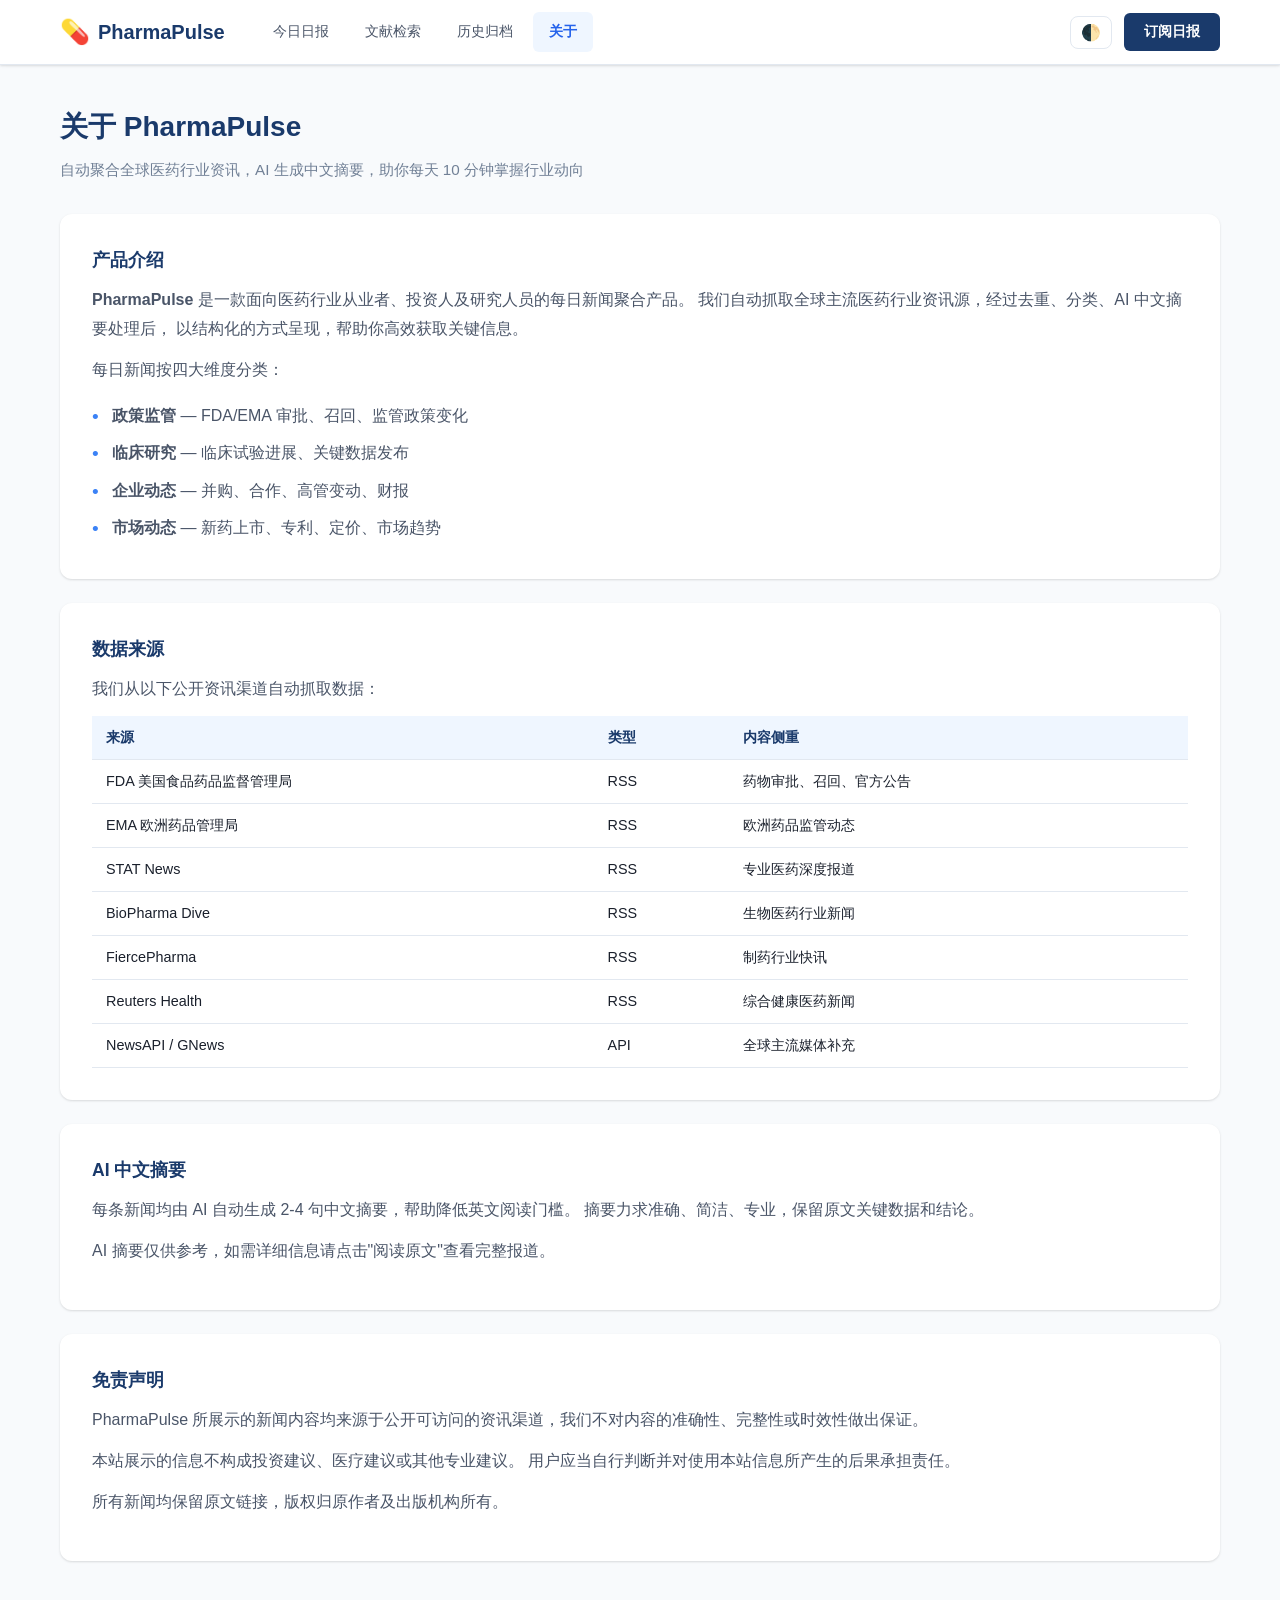
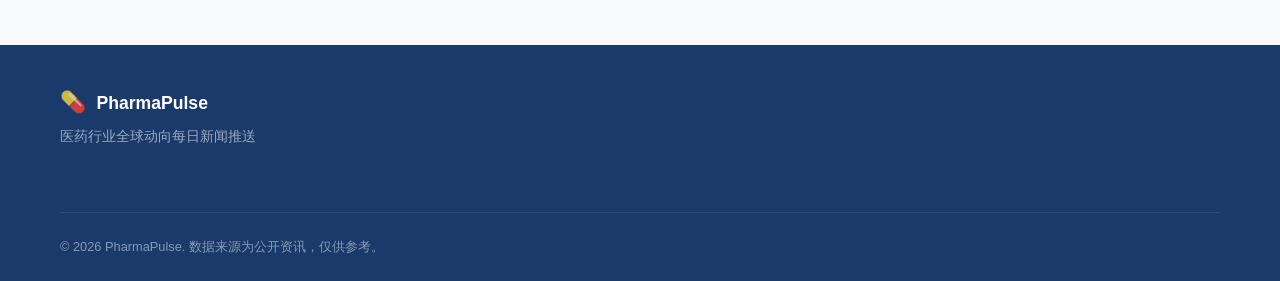
<file: web/about.html>
<!DOCTYPE html>
<html lang="zh-CN">
<head>
  <meta charset="UTF-8">
  <meta name="viewport" content="width=device-width, initial-scale=1.0">
  <title>关于 - PharmaPulse</title>
  <link rel="stylesheet" href="css/style.css">
</head>
<body>

  <header class="header">
    <div class="container header-inner">
      <a href="index.html" class="logo">
        <span class="logo-icon">&#x1F48A;</span>
        <span class="logo-text">PharmaPulse</span>
      </a>
      <nav class="nav">
        <a href="/web/index.html" class="nav-link">今日日报</a>
        <a href="/web/literature.html" class="nav-link">文献检索</a>
        <a href="/web/archive.html" class="nav-link">历史归档</a>
        <a href="/web/about.html" class="nav-link active">关于</a>
      </nav>
      <div class="header-actions">
        <button class="btn-theme-toggle" id="themeToggle" title="切换暗色/亮色模式" aria-label="切换主题">🌓</button>
        <a href="/web/subscribe.html" class="btn btn-subscribe">订阅日报</a>
      </div>
      <button class="mobile-menu-btn" id="mobileMenuBtn" aria-label="菜单">
        <span></span><span></span><span></span>
      </button>
    </div>
    <div class="mobile-menu" id="mobileMenu">
      <a href="/web/index.html" class="nav-link">今日日报</a>
      <a href="/web/literature.html" class="nav-link">文献检索</a>
      <a href="/web/archive.html" class="nav-link">历史归档</a>
      <a href="/web/about.html" class="nav-link active">关于</a>
      <a href="/web/subscribe.html" class="nav-link">订阅日报</a>
    </div>
  </header>

  <main class="main">
    <div class="container">
      <section class="page-section">
        <h1 class="page-title">关于 PharmaPulse</h1>
        <p class="page-subtitle">自动聚合全球医药行业资讯，AI 生成中文摘要，助你每天 10 分钟掌握行业动向</p>

        <div class="content-card">
          <h3>产品介绍</h3>
          <p>
            <strong>PharmaPulse</strong> 是一款面向医药行业从业者、投资人及研究人员的每日新闻聚合产品。
            我们自动抓取全球主流医药行业资讯源，经过去重、分类、AI 中文摘要处理后，
            以结构化的方式呈现，帮助你高效获取关键信息。
          </p>
          <p>每日新闻按四大维度分类：</p>
          <ul>
            <li><strong>政策监管</strong> — FDA/EMA 审批、召回、监管政策变化</li>
            <li><strong>临床研究</strong> — 临床试验进展、关键数据发布</li>
            <li><strong>企业动态</strong> — 并购、合作、高管变动、财报</li>
            <li><strong>市场动态</strong> — 新药上市、专利、定价、市场趋势</li>
          </ul>
        </div>

        <div class="content-card">
          <h3>数据来源</h3>
          <p>我们从以下公开资讯渠道自动抓取数据：</p>
          <table class="source-table">
            <thead>
              <tr>
                <th>来源</th>
                <th>类型</th>
                <th>内容侧重</th>
              </tr>
            </thead>
            <tbody>
              <tr><td>FDA 美国食品药品监督管理局</td><td>RSS</td><td>药物审批、召回、官方公告</td></tr>
              <tr><td>EMA 欧洲药品管理局</td><td>RSS</td><td>欧洲药品监管动态</td></tr>
              <tr><td>STAT News</td><td>RSS</td><td>专业医药深度报道</td></tr>
              <tr><td>BioPharma Dive</td><td>RSS</td><td>生物医药行业新闻</td></tr>
              <tr><td>FiercePharma</td><td>RSS</td><td>制药行业快讯</td></tr>
              <tr><td>Reuters Health</td><td>RSS</td><td>综合健康医药新闻</td></tr>
              <tr><td>NewsAPI / GNews</td><td>API</td><td>全球主流媒体补充</td></tr>
            </tbody>
          </table>
        </div>

        <div class="content-card">
          <h3>AI 中文摘要</h3>
          <p>
            每条新闻均由 AI 自动生成 2-4 句中文摘要，帮助降低英文阅读门槛。
            摘要力求准确、简洁、专业，保留原文关键数据和结论。
          </p>
          <p>
            AI 摘要仅供参考，如需详细信息请点击"阅读原文"查看完整报道。
          </p>
        </div>

        <div class="content-card">
          <h3>免责声明</h3>
          <p>
            PharmaPulse 所展示的新闻内容均来源于公开可访问的资讯渠道，我们不对内容的准确性、完整性或时效性做出保证。
          </p>
          <p>
            本站展示的信息不构成投资建议、医疗建议或其他专业建议。
            用户应当自行判断并对使用本站信息所产生的后果承担责任。
          </p>
          <p>
            所有新闻均保留原文链接，版权归原作者及出版机构所有。
          </p>
        </div>

      </section>
    </div>
  </main>

  <footer class="footer">
    <div class="container footer-inner">
      <div class="footer-brand">
        <span class="logo-icon">&#x1F48A;</span>
        <span class="footer-name">PharmaPulse</span>
        <p class="footer-desc">医药行业全球动向每日新闻推送</p>
      </div>
      <div class="footer-bottom">
        <p>&copy; 2026 PharmaPulse. 数据来源为公开资讯，仅供参考。</p>
      </div>
    </div>
  </footer>

  <script>
    var btn = document.getElementById("mobileMenuBtn");
    var menu = document.getElementById("mobileMenu");
    if (btn) btn.addEventListener("click", function () { menu.classList.toggle("show"); });
    // 暗色模式
    (function(){var t=localStorage.getItem('pp-theme')||'light';document.documentElement.setAttribute('data-theme',t);var tb=document.getElementById('themeToggle');if(tb){tb.textContent=t==='dark'?'☀️':'🌓';tb.addEventListener('click',function(){var c=document.documentElement.getAttribute('data-theme')||'light';var n=c==='dark'?'light':'dark';document.documentElement.setAttribute('data-theme',n);localStorage.setItem('pp-theme',n);tb.textContent=n==='dark'?'☀️':'🌓';});}})();
  </script>
</body>
</html>
</file>
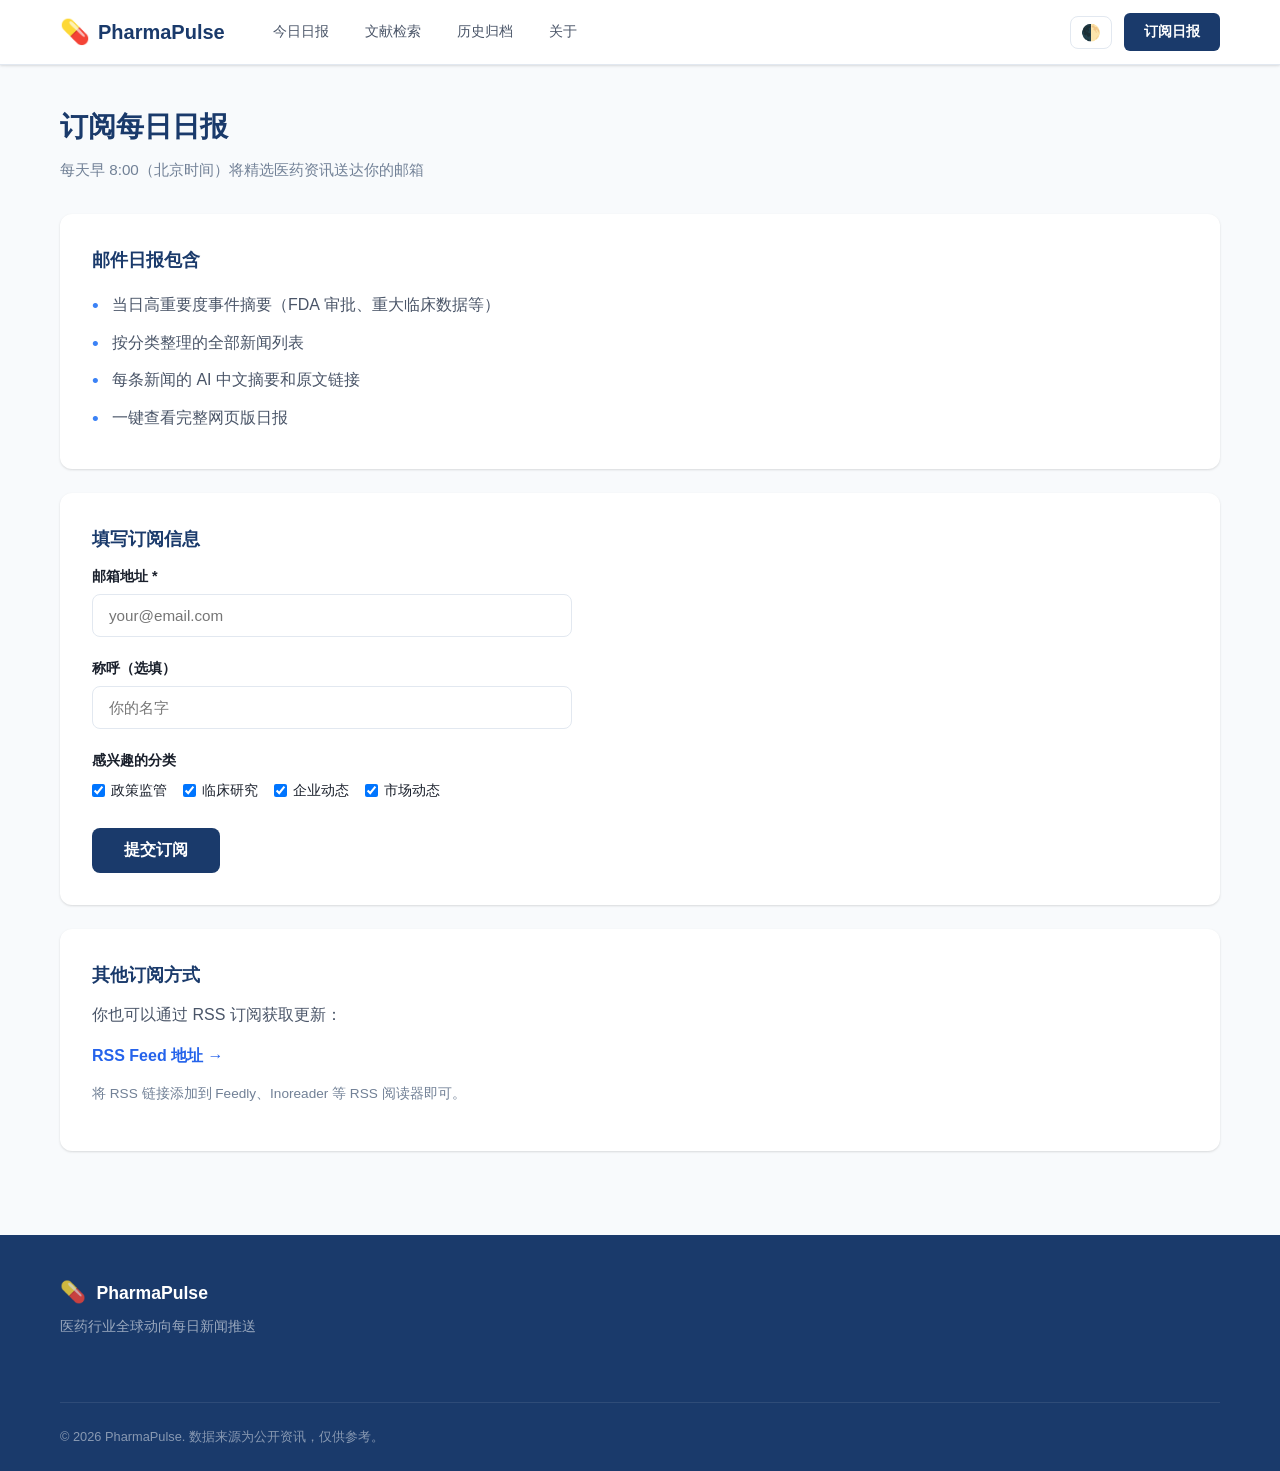
<file: web/subscribe.html>
<!DOCTYPE html>
<html lang="zh-CN">
<head>
  <meta charset="UTF-8">
  <meta name="viewport" content="width=device-width, initial-scale=1.0">
  <title>订阅日报 - PharmaPulse</title>
  <link rel="stylesheet" href="css/style.css">
</head>
<body>

  <header class="header">
    <div class="container header-inner">
      <a href="index.html" class="logo">
        <span class="logo-icon">&#x1F48A;</span>
        <span class="logo-text">PharmaPulse</span>
      </a>
      <nav class="nav">
        <a href="/web/index.html" class="nav-link">今日日报</a>
        <a href="/web/literature.html" class="nav-link">文献检索</a>
        <a href="/web/archive.html" class="nav-link">历史归档</a>
        <a href="/web/about.html" class="nav-link">关于</a>
      </nav>
      <div class="header-actions">
        <button class="btn-theme-toggle" id="themeToggle" title="切换暗色/亮色模式" aria-label="切换主题">🌓</button>
        <a href="/web/subscribe.html" class="btn btn-subscribe">订阅日报</a>
      </div>
      <button class="mobile-menu-btn" id="mobileMenuBtn" aria-label="菜单">
        <span></span><span></span><span></span>
      </button>
    </div>
    <div class="mobile-menu" id="mobileMenu">
      <a href="/web/index.html" class="nav-link">今日日报</a>
      <a href="/web/literature.html" class="nav-link">文献检索</a>
      <a href="/web/archive.html" class="nav-link">历史归档</a>
      <a href="/web/about.html" class="nav-link">关于</a>
      <a href="/web/subscribe.html" class="nav-link active">订阅日报</a>
    </div>
  </header>

  <main class="main">
    <div class="container">
      <section class="page-section">
        <h1 class="page-title">订阅每日日报</h1>
        <p class="page-subtitle">每天早 8:00（北京时间）将精选医药资讯送达你的邮箱</p>

        <div class="content-card">
          <h3>邮件日报包含</h3>
          <ul>
            <li>当日高重要度事件摘要（FDA 审批、重大临床数据等）</li>
            <li>按分类整理的全部新闻列表</li>
            <li>每条新闻的 AI 中文摘要和原文链接</li>
            <li>一键查看完整网页版日报</li>
          </ul>
        </div>

        <div class="content-card">
          <h3>填写订阅信息</h3>
          <form class="subscribe-form" id="subscribeForm">
            <div class="form-group">
              <label for="email">邮箱地址 *</label>
              <input type="email" id="email" name="email" placeholder="your@email.com" required>
            </div>

            <div class="form-group">
              <label for="name">称呼（选填）</label>
              <input type="text" id="name" name="name" placeholder="你的名字">
            </div>

            <div class="form-group">
              <label>感兴趣的分类</label>
              <div class="checkbox-group">
                <label><input type="checkbox" name="category" value="regulatory" checked> 政策监管</label>
                <label><input type="checkbox" name="category" value="clinical" checked> 临床研究</label>
                <label><input type="checkbox" name="category" value="corporate" checked> 企业动态</label>
                <label><input type="checkbox" name="category" value="market" checked> 市场动态</label>
              </div>
            </div>

            <button type="submit" class="btn-submit">提交订阅</button>
          </form>

          <div id="subscribeResult" style="margin-top: 20px; display: none;"></div>
        </div>

        <div class="content-card">
          <h3>其他订阅方式</h3>
          <p>你也可以通过 RSS 订阅获取更新：</p>
          <p><a href="/web/rss.xml" style="font-weight: 600;">RSS Feed 地址 &rarr;</a></p>
          <p style="font-size: 0.85rem; color: var(--text-muted); margin-top: 8px;">
            将 RSS 链接添加到 Feedly、Inoreader 等 RSS 阅读器即可。
          </p>
        </div>

      </section>
    </div>
  </main>

  <footer class="footer">
    <div class="container footer-inner">
      <div class="footer-brand">
        <span class="logo-icon">&#x1F48A;</span>
        <span class="footer-name">PharmaPulse</span>
        <p class="footer-desc">医药行业全球动向每日新闻推送</p>
      </div>
      <div class="footer-bottom">
        <p>&copy; 2026 PharmaPulse. 数据来源为公开资讯，仅供参考。</p>
      </div>
    </div>
  </footer>

  <script>
    // 移动端菜单
    var btn = document.getElementById("mobileMenuBtn");
    var menu = document.getElementById("mobileMenu");
    if (btn) btn.addEventListener("click", function () { menu.classList.toggle("show"); });

    // 订阅表单（MVP 暂存 localStorage，后续接入 Resend API）
    var form = document.getElementById("subscribeForm");
    var result = document.getElementById("subscribeResult");

    if (form) {
      form.addEventListener("submit", function (e) {
        e.preventDefault();

        var email = document.getElementById("email").value.trim();
        var name = document.getElementById("name").value.trim();
        var categories = [];
        document.querySelectorAll('input[name="category"]:checked').forEach(function (cb) {
          categories.push(cb.value);
        });

        if (!email) {
          showResult("error", "请输入邮箱地址");
          return;
        }

        // MVP: 保存到 localStorage
        var subscribers = JSON.parse(localStorage.getItem("pp_subscribers") || "[]");
        var existing = subscribers.find(function (s) { return s.email === email; });

        if (existing) {
          existing.name = name;
          existing.categories = categories;
          existing.updatedAt = new Date().toISOString();
          showResult("success", "订阅偏好已更新！我们将每天早 8:00 发送日报到 " + email);
        } else {
          subscribers.push({
            email: email,
            name: name,
            categories: categories,
            subscribedAt: new Date().toISOString(),
          });
          showResult("success", "订阅成功！我们将每天早 8:00 发送日报到 " + email);
        }

        localStorage.setItem("pp_subscribers", JSON.stringify(subscribers));
        form.reset();
        // 重新勾选所有 checkbox
        document.querySelectorAll('input[name="category"]').forEach(function (cb) { cb.checked = true; });
      });
    }

    function showResult(type, msg) {
      result.style.display = "block";
      result.style.padding = "16px";
      result.style.borderRadius = "8px";
      result.style.fontSize = "0.9rem";
      result.style.fontWeight = "500";

      if (type === "success") {
        result.style.background = "#F0FFF4";
        result.style.color = "#276749";
        result.style.border = "1px solid #C6F6D5";
      } else {
        result.style.background = "#FFF5F5";
        result.style.color = "#C53030";
        result.style.border = "1px solid #FED7D7";
      }

      result.textContent = msg;
    }
  </script>
  <script>
    // 暗色模式
    (function(){var t=localStorage.getItem('pp-theme')||'light';document.documentElement.setAttribute('data-theme',t);var tb=document.getElementById('themeToggle');if(tb){tb.textContent=t==='dark'?'☀️':'🌓';tb.addEventListener('click',function(){var c=document.documentElement.getAttribute('data-theme')||'light';var n=c==='dark'?'light':'dark';document.documentElement.setAttribute('data-theme',n);localStorage.setItem('pp-theme',n);tb.textContent=n==='dark'?'☀️':'🌓';});}})();
  </script>
</body>
</html>
</file>
<file: web/css/style.css>
/* ============================================
   PharmaPulse - 样式表 v2
   主色: #1A3A6B (深蓝)  辅色: #2563EB (亮蓝)
   ============================================ */

/* -- Reset & Base -- */
*, *::before, *::after {
  margin: 0;
  padding: 0;
  box-sizing: border-box;
}

:root {
  --primary: #1A3A6B;
  --primary-light: #2563EB;
  --primary-bg: #EFF6FF;
  --accent: #3B82F6;
  --high: #E53E3E;
  --high-bg: #FFF5F5;
  --medium: #D69E2E;
  --medium-bg: #FFFFF0;
  --low: #CBD5E0;
  --low-bg: #F7FAFC;
  --text: #1A202C;
  --text-secondary: #4A5568;
  --text-muted: #718096;
  --border: #E2E8F0;
  --bg: #F8FAFC;
  --white: #FFFFFF;
  --shadow: 0 1px 3px rgba(0,0,0,0.08), 0 1px 2px rgba(0,0,0,0.06);
  --shadow-md: 0 4px 6px rgba(0,0,0,0.07), 0 2px 4px rgba(0,0,0,0.06);
  --shadow-lg: 0 10px 15px rgba(0,0,0,0.08), 0 4px 6px rgba(0,0,0,0.05);
  --radius: 8px;
  --radius-lg: 12px;
  --transition: all 0.2s ease;
  --max-width: 1200px;
  --font: -apple-system, BlinkMacSystemFont, "Segoe UI", Roboto, "Helvetica Neue", Arial, "Noto Sans SC", sans-serif;
}

html {
  font-size: 16px;
  scroll-behavior: smooth;
}

body {
  font-family: var(--font);
  color: var(--text);
  background: var(--bg);
  line-height: 1.6;
  min-height: 100vh;
  display: flex;
  flex-direction: column;
}

a {
  color: var(--primary-light);
  text-decoration: none;
  transition: var(--transition);
}
a:hover { color: var(--accent); }

.container {
  max-width: var(--max-width);
  margin: 0 auto;
  padding: 0 20px;
}

/* -- Header -- */
.header {
  background: var(--white);
  border-bottom: 1px solid var(--border);
  position: sticky;
  top: 0;
  z-index: 100;
  box-shadow: var(--shadow);
}

.header-inner {
  display: flex;
  align-items: center;
  height: 64px;
  gap: 32px;
}

.logo {
  display: flex;
  align-items: center;
  gap: 8px;
  font-weight: 700;
  font-size: 1.25rem;
  color: var(--primary);
  flex-shrink: 0;
}
.logo:hover { color: var(--primary); opacity: 0.9; }
.logo-icon { font-size: 1.5rem; }

.nav {
  display: flex;
  gap: 4px;
}

.nav-link {
  padding: 8px 16px;
  border-radius: 6px;
  font-size: 0.9rem;
  font-weight: 500;
  color: var(--text-secondary);
  transition: var(--transition);
}
.nav-link:hover {
  background: var(--primary-bg);
  color: var(--primary);
}
.nav-link.active {
  background: var(--primary-bg);
  color: var(--primary-light);
  font-weight: 600;
}

.header-actions {
  margin-left: auto;
  display: flex;
  align-items: center;
  gap: 12px;
}

/* Date Navigation */
.date-nav {
  display: flex;
  align-items: center;
  gap: 4px;
}

.date-nav-btn {
  width: 32px;
  height: 32px;
  display: flex;
  align-items: center;
  justify-content: center;
  border: 1px solid var(--border);
  border-radius: 6px;
  background: var(--white);
  color: var(--text-secondary);
  cursor: pointer;
  font-size: 0.7rem;
  transition: var(--transition);
}
.date-nav-btn:hover:not(.disabled) {
  border-color: var(--accent);
  color: var(--primary-light);
  background: var(--primary-bg);
}
.date-nav-btn.disabled {
  opacity: 0.4;
  cursor: not-allowed;
}

.date-picker {
  padding: 6px 12px;
  border: 1px solid var(--border);
  border-radius: 6px;
  font-size: 0.85rem;
  color: var(--text-secondary);
  background: var(--white);
  cursor: pointer;
  outline: none;
  transition: var(--transition);
}
.date-picker:focus { border-color: var(--accent); box-shadow: 0 0 0 3px rgba(59,130,246,0.1); }

.btn {
  display: inline-flex;
  align-items: center;
  padding: 8px 20px;
  border-radius: 6px;
  font-size: 0.85rem;
  font-weight: 600;
  border: none;
  cursor: pointer;
  transition: var(--transition);
}

.btn-subscribe {
  background: var(--primary);
  color: var(--white);
}
.btn-subscribe:hover {
  background: var(--primary-light);
  color: var(--white);
  transform: translateY(-1px);
  box-shadow: var(--shadow-md);
}

/* Refresh Button */
.btn-refresh {
  background: linear-gradient(135deg, #10B981, #059669);
  color: var(--white);
  gap: 6px;
  position: relative;
  overflow: hidden;
}
.btn-refresh:hover {
  background: linear-gradient(135deg, #059669, #047857);
  color: var(--white);
  transform: translateY(-1px);
  box-shadow: var(--shadow-md);
}
.btn-refresh.spinning .refresh-icon {
  animation: spin 1s linear infinite;
}
.refresh-icon {
  font-size: 0.95rem;
  display: inline-block;
}

/* Refresh Modal */
.refresh-modal-overlay {
  position: fixed;
  top: 0;
  left: 0;
  right: 0;
  bottom: 0;
  background: rgba(0, 0, 0, 0.5);
  z-index: 1000;
  display: flex;
  align-items: center;
  justify-content: center;
  backdrop-filter: blur(4px);
  animation: fadeIn 0.2s ease;
}

.refresh-modal {
  background: var(--white);
  border-radius: 16px;
  width: 90%;
  max-width: 480px;
  box-shadow: 0 20px 60px rgba(0, 0, 0, 0.15);
  animation: slideUp 0.3s ease;
  overflow: hidden;
}

.refresh-modal-header {
  display: flex;
  align-items: center;
  justify-content: space-between;
  padding: 20px 24px;
  border-bottom: 1px solid var(--border);
}

.refresh-modal-header h3 {
  font-size: 1.1rem;
  font-weight: 700;
  color: var(--primary);
  margin: 0;
}

.refresh-modal-close {
  width: 32px;
  height: 32px;
  border: none;
  background: var(--bg);
  border-radius: 8px;
  font-size: 0.85rem;
  color: var(--text-muted);
  cursor: pointer;
  display: flex;
  align-items: center;
  justify-content: center;
  transition: var(--transition);
}
.refresh-modal-close:hover {
  background: var(--border);
  color: var(--text);
}

.refresh-modal-body {
  padding: 24px;
}

.refresh-desc {
  font-size: 0.9rem;
  color: var(--text-secondary);
  line-height: 1.6;
  margin-bottom: 20px;
}

.refresh-options {
  display: flex;
  flex-direction: column;
  gap: 10px;
  margin-bottom: 20px;
}

.refresh-option {
  display: flex;
  align-items: flex-start;
  gap: 12px;
  padding: 14px 16px;
  border: 2px solid var(--border);
  border-radius: 10px;
  cursor: pointer;
  transition: var(--transition);
}
.refresh-option:hover {
  border-color: var(--accent);
  background: var(--primary-bg);
}
.refresh-option input[type="radio"] {
  margin-top: 3px;
  accent-color: var(--primary-light);
}
.refresh-option input[type="radio"]:checked ~ .option-content strong {
  color: var(--primary-light);
}
.refresh-option:has(input:checked) {
  border-color: var(--primary-light);
  background: var(--primary-bg);
}

.option-content {
  display: flex;
  flex-direction: column;
  gap: 2px;
}
.option-content strong {
  font-size: 0.95rem;
  color: var(--text);
}
.option-content small {
  font-size: 0.8rem;
  color: var(--text-muted);
}

.btn-start-refresh {
  width: 100%;
  padding: 14px;
  border: none;
  border-radius: 10px;
  background: linear-gradient(135deg, #10B981, #059669);
  color: white;
  font-size: 1rem;
  font-weight: 600;
  cursor: pointer;
  transition: var(--transition);
}
.btn-start-refresh:hover {
  background: linear-gradient(135deg, #059669, #047857);
  transform: translateY(-1px);
  box-shadow: var(--shadow-md);
}
.btn-start-refresh:disabled {
  opacity: 0.5;
  cursor: not-allowed;
  transform: none;
}

.refresh-progress {
  text-align: center;
  padding: 20px 0 8px;
}

.refresh-spinner {
  width: 32px;
  height: 32px;
  border: 3px solid var(--border);
  border-top-color: #10B981;
  border-radius: 50%;
  animation: spin 0.8s linear infinite;
  margin: 0 auto 12px;
}

.refresh-status {
  font-size: 0.9rem;
  color: var(--text-secondary);
  font-weight: 500;
}

.refresh-elapsed {
  font-size: 0.8rem;
  color: var(--text-muted);
  margin-top: 4px;
}

.btn-cancel-refresh {
  margin-top: 12px;
  padding: 8px 24px;
  border: 1px solid var(--border);
  border-radius: 8px;
  background: var(--bg);
  color: var(--text-secondary);
  font-size: 0.85rem;
  cursor: pointer;
  transition: var(--transition);
}
.btn-cancel-refresh:hover {
  background: #FFF5F5;
  border-color: #FEB2B2;
  color: #C53030;
}

.refresh-result {
  margin-top: 16px;
  padding: 14px 16px;
  border-radius: 10px;
  font-size: 0.9rem;
  font-weight: 500;
  text-align: center;
}
.refresh-result.success {
  background: #F0FFF4;
  color: #276749;
  border: 1px solid #C6F6D5;
}
.refresh-result.error {
  background: #FFF5F5;
  color: #C53030;
  border: 1px solid #FED7D7;
}

@keyframes fadeIn {
  from { opacity: 0; }
  to { opacity: 1; }
}

@keyframes slideUp {
  from {
    opacity: 0;
    transform: translateY(20px) scale(0.97);
  }
  to {
    opacity: 1;
    transform: translateY(0) scale(1);
  }
}

/* Mobile menu */
.mobile-menu-btn {
  display: none;
  flex-direction: column;
  gap: 5px;
  background: none;
  border: none;
  cursor: pointer;
  padding: 4px;
}
.mobile-menu-btn span {
  display: block;
  width: 22px;
  height: 2px;
  background: var(--text);
  border-radius: 2px;
  transition: var(--transition);
}

.mobile-menu {
  display: none;
  flex-direction: column;
  padding: 12px 20px 16px;
  border-top: 1px solid var(--border);
  background: var(--white);
}
.mobile-menu.show { display: flex; }
.mobile-menu .nav-link { padding: 10px 0; }

/* -- Overview Section -- */
.overview {
  padding: 32px 0 24px;
}

.overview-header {
  margin-bottom: 24px;
}

.overview-title {
  font-size: 1.75rem;
  font-weight: 700;
  color: var(--primary);
  margin-bottom: 4px;
}

.overview-subtitle {
  color: var(--text-muted);
  font-size: 0.95rem;
  display: flex;
  align-items: center;
  gap: 12px;
  flex-wrap: wrap;
}

.last-updated {
  font-size: 0.8rem;
  color: var(--text-muted);
  background: var(--primary-bg);
  padding: 2px 10px;
  border-radius: 12px;
}

.stats-grid {
  display: grid;
  grid-template-columns: repeat(7, 1fr);
  gap: 12px;
}

.stat-card {
  background: var(--white);
  border-radius: var(--radius);
  padding: 16px 20px;
  text-align: center;
  box-shadow: var(--shadow);
  border-top: 3px solid var(--border);
  transition: var(--transition);
  cursor: default;
}
.stat-card:hover {
  transform: translateY(-2px);
  box-shadow: var(--shadow-md);
}

.stat-total { border-top-color: var(--primary); }
.stat-domestic { border-top-color: #E53E3E; }
.stat-international { border-top-color: #2563EB; }
.stat-regulatory { border-top-color: #6366F1; }
.stat-clinical { border-top-color: #10B981; }
.stat-corporate { border-top-color: #F59E0B; }
.stat-market { border-top-color: #EC4899; }

.stat-number {
  font-size: 1.75rem;
  font-weight: 700;
  color: var(--primary);
  line-height: 1.2;
}

.stat-total .stat-number { color: var(--primary); }
.stat-domestic .stat-number { color: #E53E3E; }
.stat-international .stat-number { color: #2563EB; }
.stat-regulatory .stat-number { color: #6366F1; }
.stat-clinical .stat-number { color: #10B981; }
.stat-corporate .stat-number { color: #F59E0B; }
.stat-market .stat-number { color: #EC4899; }

.stat-label {
  font-size: 0.8rem;
  color: var(--text-muted);
  margin-top: 4px;
  font-weight: 500;
}

/* -- Filter Bar -- */
.filter-bar {
  padding: 16px 0;
  border-bottom: 1px solid var(--border);
  margin-bottom: 24px;
}

.filter-top {
  margin-bottom: 12px;
}

/* Region Bar / Tabs */
.region-bar {
  margin-bottom: 14px;
  padding-bottom: 14px;
  border-bottom: 1px solid var(--border);
}

.region-tabs {
  display: flex;
  gap: 8px;
}

.region-tab {
  display: inline-flex;
  align-items: center;
  gap: 6px;
  padding: 10px 24px;
  border-radius: 8px;
  font-size: 0.95rem;
  font-weight: 600;
  background: var(--white);
  border: 2px solid var(--border);
  color: var(--text-secondary);
  cursor: pointer;
  transition: var(--transition);
}
.region-tab:hover {
  border-color: var(--accent);
  color: var(--primary-light);
  background: var(--primary-bg);
}
.region-tab.active {
  background: var(--primary);
  color: var(--white);
  border-color: var(--primary);
}
.region-tab.active[data-region="domestic"] {
  background: #E53E3E;
  border-color: #E53E3E;
}
.region-tab.active[data-region="international"] {
  background: #2563EB;
  border-color: #2563EB;
}

.region-icon {
  font-size: 1.1rem;
}

/* Region Block Titles */
.news-region-block {
  margin-bottom: 32px;
}

.region-block-header {
  display: flex;
  align-items: center;
  justify-content: space-between;
  margin-bottom: 16px;
  padding-bottom: 12px;
  border-bottom: 2px solid var(--border);
}

.region-badge {
  display: inline-flex;
  align-items: center;
  justify-content: center;
  width: 28px;
  height: 28px;
  border-radius: 6px;
  font-size: 1rem;
  margin-right: 4px;
}
.region-badge.domestic {
  background: #FEE2E2;
}
.region-badge.international {
  background: #DBEAFE;
}

.region-title-domestic {
  color: #E53E3E;
}
.region-title-international {
  color: #2563EB;
}

/* Region tags on cards */
.tag-region {
  font-weight: 600;
}
.tag-region-domestic {
  background: #FEE2E2;
  color: #DC2626;
}
.tag-region-international {
  background: #DBEAFE;
  color: #2563EB;
}

/* Search Box */
.search-box {
  position: relative;
  max-width: 500px;
}

.search-icon {
  position: absolute;
  left: 14px;
  top: 50%;
  transform: translateY(-50%);
  font-size: 0.9rem;
  pointer-events: none;
}

.search-input {
  width: 100%;
  padding: 10px 40px 10px 40px;
  border: 1px solid var(--border);
  border-radius: var(--radius);
  font-size: 0.9rem;
  color: var(--text);
  background: var(--white);
  outline: none;
  transition: var(--transition);
}
.search-input::placeholder {
  color: var(--text-muted);
  font-size: 0.85rem;
}
.search-input:focus {
  border-color: var(--accent);
  box-shadow: 0 0 0 3px rgba(59,130,246,0.1);
}

.search-clear {
  position: absolute;
  right: 10px;
  top: 50%;
  transform: translateY(-50%);
  width: 24px;
  height: 24px;
  border: none;
  background: var(--border);
  color: var(--text-muted);
  border-radius: 50%;
  font-size: 0.7rem;
  cursor: pointer;
  display: inline-flex;
  align-items: center;
  justify-content: center;
  transition: var(--transition);
}
.search-clear:hover {
  background: var(--text-muted);
  color: var(--white);
}

.filter-bottom {
  display: flex;
  align-items: center;
  justify-content: space-between;
  flex-wrap: wrap;
  gap: 12px;
}

.tabs {
  display: flex;
  gap: 4px;
  flex-wrap: wrap;
}

.tab {
  padding: 8px 18px;
  border-radius: 20px;
  font-size: 0.85rem;
  font-weight: 500;
  background: var(--white);
  border: 1px solid var(--border);
  color: var(--text-secondary);
  cursor: pointer;
  transition: var(--transition);
}
.tab:hover {
  border-color: var(--accent);
  color: var(--primary-light);
}
.tab.active {
  background: var(--primary);
  color: var(--white);
  border-color: var(--primary);
}

.filter-actions {
  display: flex;
  align-items: center;
  gap: 8px;
}

.select-filter {
  padding: 8px 14px;
  border: 1px solid var(--border);
  border-radius: 6px;
  font-size: 0.85rem;
  color: var(--text-secondary);
  background: var(--white);
  cursor: pointer;
  outline: none;
}
.select-filter:focus { border-color: var(--accent); }

.btn-expand-all {
  padding: 8px 16px;
  border: 1px solid var(--border);
  border-radius: 6px;
  font-size: 0.8rem;
  font-weight: 500;
  background: var(--white);
  color: var(--text-secondary);
  cursor: pointer;
  transition: var(--transition);
}
.btn-expand-all:hover {
  border-color: var(--accent);
  color: var(--primary-light);
}

/* -- News Section -- */
.news-section {
  padding-bottom: 48px;
}

.section-title {
  font-size: 1.1rem;
  font-weight: 600;
  color: var(--primary);
  margin-bottom: 16px;
  display: flex;
  align-items: center;
  gap: 8px;
}

.news-all-header {
  display: flex;
  align-items: center;
  justify-content: space-between;
  margin-bottom: 16px;
}

.news-all-header .section-title {
  margin-bottom: 0;
}

.news-count {
  font-size: 0.85rem;
  color: var(--text-muted);
  font-weight: 500;
}

.dot {
  display: inline-block;
  width: 10px;
  height: 10px;
  border-radius: 50%;
}
.dot-high { background: var(--high); }
.dot-medium { background: var(--medium); }
.dot-low { background: var(--low); }

.news-highlight {
  margin-bottom: 32px;
}

.news-list {
  display: flex;
  flex-direction: column;
  gap: 12px;
}

/* -- News Card -- */
.news-card {
  background: var(--white);
  border-radius: var(--radius-lg);
  padding: 20px 24px;
  box-shadow: var(--shadow);
  border-left: 4px solid var(--low);
  transition: var(--transition);
  animation: fadeInUp 0.4s ease both;
}
.news-card:hover {
  box-shadow: var(--shadow-md);
  transform: translateY(-1px);
}

.news-card.importance-high {
  border-left-color: var(--high);
  background: var(--high-bg);
}
.news-card.importance-medium {
  border-left-color: var(--medium);
  background: var(--medium-bg);
}
.news-card.importance-low {
  border-left-color: var(--low);
}

.card-header {
  display: flex;
  align-items: flex-start;
  gap: 12px;
  margin-bottom: 8px;
  flex-wrap: wrap;
}

.ai-badge {
  display: inline-flex;
  align-items: center;
  gap: 4px;
  padding: 2px 10px;
  border-radius: 12px;
  font-size: 0.72rem;
  font-weight: 600;
  background: linear-gradient(135deg, #667eea 0%, #764ba2 100%);
  color: #fff;
  white-space: nowrap;
  flex-shrink: 0;
  line-height: 1.6;
}

.importance-dot {
  width: 10px;
  height: 10px;
  border-radius: 50%;
  margin-top: 6px;
  flex-shrink: 0;
}
.importance-dot.high { background: var(--high); }
.importance-dot.medium { background: var(--medium); }
.importance-dot.low { background: var(--low); }

.card-title {
  font-size: 1rem;
  font-weight: 600;
  line-height: 1.5;
  color: var(--text);
  flex: 1;
}
.card-title a {
  color: var(--text);
  transition: var(--transition);
}
.card-title a:hover {
  color: var(--primary-light);
}

.card-meta {
  display: flex;
  align-items: center;
  gap: 12px;
  font-size: 0.8rem;
  color: var(--text-muted);
  margin-bottom: 10px;
  flex-wrap: wrap;
}

.card-source {
  font-weight: 600;
  color: var(--text-secondary);
}

.card-time {
  color: var(--text-muted);
}

.card-summary {
  font-size: 0.9rem;
  line-height: 1.7;
  color: var(--text-secondary);
  margin-bottom: 12px;
  overflow: hidden;
  transition: max-height 0.3s ease;
}

.card-summary.collapsed {
  display: -webkit-box;
  -webkit-line-clamp: 2;
  -webkit-box-orient: vertical;
  overflow: hidden;
}

.card-footer {
  display: flex;
  align-items: center;
  justify-content: space-between;
  flex-wrap: wrap;
  gap: 8px;
}

.card-tags {
  display: flex;
  gap: 6px;
  flex-wrap: wrap;
}

.tag {
  display: inline-block;
  padding: 2px 10px;
  border-radius: 12px;
  font-size: 0.72rem;
  font-weight: 500;
  background: var(--primary-bg);
  color: var(--primary-light);
}

.tag-category {
  background: #EDE9FE;
  color: #6366F1;
}
.tag-category.clinical { background: #D1FAE5; color: #059669; }
.tag-category.corporate { background: #FEF3C7; color: #B45309; }
.tag-category.market { background: #FCE7F3; color: #DB2777; }

.tag-importance {
  font-weight: 600;
}
.tag-importance-high {
  background: #FEE2E2;
  color: #DC2626;
}
.tag-importance-medium {
  background: #FEF3C7;
  color: #B45309;
}

.card-actions {
  display: flex;
  gap: 10px;
  align-items: center;
}

.btn-toggle {
  background: none;
  border: none;
  font-size: 0.8rem;
  color: var(--accent);
  cursor: pointer;
  font-weight: 500;
  transition: var(--transition);
  padding: 4px 0;
}
.btn-toggle:hover { color: var(--primary); }

.btn-read {
  font-size: 0.8rem;
  color: var(--primary-light);
  font-weight: 500;
  display: inline-flex;
  align-items: center;
  gap: 4px;
}
.btn-read:hover { color: var(--primary); }
.btn-read::after { content: " →"; }

/* Search Highlight */
mark.search-highlight {
  background: #FEFCBF;
  color: var(--text);
  padding: 1px 2px;
  border-radius: 2px;
}

/* -- Empty & Loading & Error States -- */
.empty-state,
.error-state {
  text-align: center;
  padding: 60px 20px;
  color: var(--text-muted);
}
.empty-icon,
.error-icon { font-size: 3rem; margin-bottom: 12px; }
.empty-title,
.error-title { font-size: 1.1rem; font-weight: 600; color: var(--text-secondary); margin-bottom: 6px; }
.empty-subtitle,
.error-msg { font-size: 0.9rem; color: var(--text-muted); }

.error-state {
  color: var(--high);
}

.loading {
  text-align: center;
  padding: 60px 20px;
  color: var(--text-muted);
  display: flex;
  flex-direction: column;
  align-items: center;
}

.spinner {
  width: 36px;
  height: 36px;
  border: 3px solid var(--border);
  border-top-color: var(--accent);
  border-radius: 50%;
  animation: spin 0.8s linear infinite;
  margin: 0 auto 12px;
}

@keyframes spin {
  to { transform: rotate(360deg); }
}

@keyframes fadeInUp {
  from {
    opacity: 0;
    transform: translateY(12px);
  }
  to {
    opacity: 1;
    transform: translateY(0);
  }
}

/* -- Footer -- */
.footer {
  background: var(--primary);
  color: rgba(255,255,255,0.8);
  margin-top: auto;
  padding: 40px 0 24px;
}

.footer-inner {
  display: flex;
  flex-wrap: wrap;
  gap: 40px;
}

.footer-brand {
  flex: 1;
  min-width: 200px;
}
.footer-brand .logo-icon { font-size: 1.3rem; }
.footer-name {
  font-size: 1.1rem;
  font-weight: 700;
  color: var(--white);
  margin-left: 6px;
}
.footer-desc {
  font-size: 0.85rem;
  margin-top: 8px;
  opacity: 0.7;
}

.footer-links {
  display: flex;
  gap: 48px;
}

.footer-col h4 {
  color: var(--white);
  font-size: 0.85rem;
  font-weight: 600;
  margin-bottom: 12px;
  text-transform: uppercase;
  letter-spacing: 0.5px;
}

.footer-col a {
  display: block;
  color: rgba(255,255,255,0.7);
  font-size: 0.85rem;
  padding: 3px 0;
}
.footer-col a:hover { color: var(--white); }

.footer-bottom {
  width: 100%;
  padding-top: 24px;
  margin-top: 24px;
  border-top: 1px solid rgba(255,255,255,0.15);
  font-size: 0.8rem;
  opacity: 0.6;
}

/* -- Archive Page -- */
.archive-section {
  padding: 32px 0 48px;
}

.archive-title {
  font-size: 1.5rem;
  font-weight: 700;
  color: var(--primary);
  margin-bottom: 8px;
}

.archive-desc {
  color: var(--text-muted);
  margin-bottom: 24px;
}

.archive-date-input {
  display: flex;
  gap: 12px;
  align-items: center;
  margin-bottom: 24px;
}

.archive-date-input input[type="date"] {
  padding: 10px 16px;
  border: 1px solid var(--border);
  border-radius: var(--radius);
  font-size: 1rem;
  background: var(--white);
  outline: none;
}
.archive-date-input input[type="date"]:focus {
  border-color: var(--accent);
  box-shadow: 0 0 0 3px rgba(59,130,246,0.1);
}

.btn-primary {
  background: var(--primary);
  color: var(--white);
  padding: 10px 24px;
  border-radius: var(--radius);
  font-size: 0.9rem;
  font-weight: 600;
  border: none;
  cursor: pointer;
  transition: var(--transition);
}
.btn-primary:hover {
  background: var(--primary-light);
  transform: translateY(-1px);
}

.archive-list {
  display: grid;
  grid-template-columns: repeat(auto-fill, minmax(280px, 1fr));
  gap: 12px;
}

.archive-item {
  background: var(--white);
  padding: 16px 20px;
  border-radius: var(--radius);
  box-shadow: var(--shadow);
  display: flex;
  align-items: center;
  justify-content: space-between;
  cursor: pointer;
  transition: var(--transition);
  text-decoration: none;
  color: var(--text);
}
.archive-item:hover {
  box-shadow: var(--shadow-md);
  transform: translateY(-1px);
  color: var(--primary-light);
}
.archive-item-date { font-weight: 600; color: var(--primary); }
.archive-item-stats {
  display: flex;
  flex-direction: column;
  align-items: flex-end;
  gap: 4px;
}
.archive-item-total {
  font-size: 0.9rem;
  font-weight: 600;
  color: var(--primary);
}
.archive-item-breakdown {
  font-size: 0.72rem;
  color: var(--text-muted);
}
.archive-item-count { font-size: 0.85rem; color: var(--text-muted); }

/* -- About & Subscribe Pages -- */
.page-section {
  padding: 40px 0 60px;
}

.page-title {
  font-size: 1.75rem;
  font-weight: 700;
  color: var(--primary);
  margin-bottom: 8px;
}

.page-subtitle {
  color: var(--text-muted);
  margin-bottom: 32px;
  font-size: 0.95rem;
}

.content-card {
  background: var(--white);
  border-radius: var(--radius-lg);
  padding: 32px;
  box-shadow: var(--shadow);
  margin-bottom: 24px;
}

.content-card h3 {
  font-size: 1.1rem;
  color: var(--primary);
  margin-bottom: 12px;
}

.content-card p {
  color: var(--text-secondary);
  line-height: 1.8;
  margin-bottom: 12px;
}

.content-card ul {
  list-style: none;
  padding: 0;
}
.content-card ul li {
  padding: 6px 0;
  color: var(--text-secondary);
  position: relative;
  padding-left: 20px;
}
.content-card ul li::before {
  content: "\2022";
  color: var(--accent);
  font-size: 1.2em;
  position: absolute;
  left: 0;
  top: 5px;
}

.source-table {
  width: 100%;
  border-collapse: collapse;
  margin-top: 12px;
}
.source-table th,
.source-table td {
  padding: 10px 14px;
  text-align: left;
  border-bottom: 1px solid var(--border);
  font-size: 0.9rem;
}
.source-table th {
  background: var(--primary-bg);
  color: var(--primary);
  font-weight: 600;
}

/* Subscribe Form */
.subscribe-form {
  max-width: 480px;
}

.form-group {
  margin-bottom: 20px;
}

.form-group label {
  display: block;
  font-size: 0.9rem;
  font-weight: 600;
  color: var(--text);
  margin-bottom: 6px;
}

.form-group input[type="email"],
.form-group input[type="text"] {
  width: 100%;
  padding: 12px 16px;
  border: 1px solid var(--border);
  border-radius: var(--radius);
  font-size: 0.95rem;
  outline: none;
  transition: var(--transition);
}
.form-group input:focus {
  border-color: var(--accent);
  box-shadow: 0 0 0 3px rgba(59,130,246,0.1);
}

.form-group .checkbox-group {
  display: flex;
  flex-wrap: wrap;
  gap: 16px;
  margin-top: 8px;
}
.form-group .checkbox-group label {
  font-weight: 400;
  font-size: 0.85rem;
  display: flex;
  align-items: center;
  gap: 6px;
  cursor: pointer;
}

.btn-submit {
  background: var(--primary);
  color: var(--white);
  padding: 12px 32px;
  border: none;
  border-radius: var(--radius);
  font-size: 1rem;
  font-weight: 600;
  cursor: pointer;
  transition: var(--transition);
}
.btn-submit:hover {
  background: var(--primary-light);
  transform: translateY(-1px);
  box-shadow: var(--shadow-md);
}

/* -- Responsive -- */
@media (max-width: 768px) {
  .header-inner { gap: 12px; }

  .nav { display: none; }
  .header-actions .btn-subscribe,
  .header-actions .date-nav { display: none; }
  .header-actions { gap: 8px; }
  .btn-refresh { padding: 6px 12px; font-size: 0.8rem; }

  .mobile-menu-btn { display: flex; margin-left: auto; }

  .stats-grid {
    grid-template-columns: repeat(2, 1fr);
  }
  .stat-total {
    grid-column: 1 / -1;
  }

  .filter-bar {
    flex-direction: column;
    align-items: flex-start;
  }

  .filter-bottom {
    flex-direction: column;
    align-items: flex-start;
  }

  .search-box {
    max-width: 100%;
  }

  .tabs {
    width: 100%;
    overflow-x: auto;
    flex-wrap: nowrap;
    padding-bottom: 4px;
  }
  .tab { flex-shrink: 0; }

  .region-tabs {
    width: 100%;
  }
  .region-tab {
    flex: 1;
    justify-content: center;
    padding: 8px 12px;
    font-size: 0.85rem;
  }

  .news-card {
    padding: 16px;
  }

  .overview-title { font-size: 1.35rem; }

  .footer-inner { flex-direction: column; gap: 24px; }
  .footer-links { gap: 32px; }

  .region-block-header {
    flex-direction: column;
    align-items: flex-start;
    gap: 4px;
  }
}

@media (max-width: 480px) {
  .stats-grid {
    grid-template-columns: 1fr 1fr;
    gap: 8px;
  }

  .card-meta { font-size: 0.75rem; }
  .card-summary { font-size: 0.85rem; }
}

/* ============================================
   暗色模式 (Dark Mode)
   ============================================ */
[data-theme="dark"] {
  --primary: #5b8dee;
  --primary-light: #74a7f7;
  --primary-bg: #1e2a3a;
  --accent: #60a5fa;
  --high: #fc8181;
  --high-bg: #2d1f1f;
  --medium: #f6c05c;
  --medium-bg: #2d2510;
  --low: #718096;
  --low-bg: #1f2738;
  --text: #e2e8f0;
  --text-secondary: #a0aec0;
  --text-muted: #718096;
  --border: #2d3748;
  --bg: #111827;
  --white: #1e2533;
  --shadow: 0 1px 3px rgba(0,0,0,0.4), 0 1px 2px rgba(0,0,0,0.3);
  --shadow-md: 0 4px 6px rgba(0,0,0,0.35), 0 2px 4px rgba(0,0,0,0.3);
  --shadow-lg: 0 10px 15px rgba(0,0,0,0.4), 0 4px 6px rgba(0,0,0,0.3);
}

[data-theme="dark"] .header {
  background: #161d2b;
  border-color: #2d3748;
}
[data-theme="dark"] .news-card,
[data-theme="dark"] .lit-card,
[data-theme="dark"] .lit-trends-card,
[data-theme="dark"] .lit-intro-card {
  background: #1e2533;
}
[data-theme="dark"] .footer {
  background: #0f1623;
}
[data-theme="dark"] .modal-panel {
  background: #1e2533;
  border-color: #2d3748;
}
[data-theme="dark"] .modal-header {
  border-color: #2d3748;
}
[data-theme="dark"] select,
[data-theme="dark"] input[type="date"],
[data-theme="dark"] .lit-search-input {
  background: #1e2533;
  color: var(--text);
  border-color: #2d3748;
}
[data-theme="dark"] .lit-advanced-panel {
  background: #1a2030;
  border-color: #2d3748;
}
[data-theme="dark"] .mesh-tag {
  background: #1a2a3d;
  color: #74a7f7;
  border-color: #2d4a6a;
}
[data-theme="dark"] .mesh-tag:hover {
  background: #234060;
}
[data-theme="dark"] .lit-abstract-body {
  background: #161d2b;
  border-color: #2d3748;
}
[data-theme="dark"] .citation-text {
  background: #161d2b;
  border-color: #2d3748;
  color: #a0aec0;
}
[data-theme="dark"] .page-btn {
  background: #1e2533;
  border-color: #2d3748;
  color: var(--text);
}
[data-theme="dark"] .page-btn.active {
  background: var(--primary);
  color: #fff;
}

/* 暗色模式下主题切换按钮 */
.btn-theme-toggle {
  background: none;
  border: 1px solid var(--border);
  border-radius: var(--radius);
  padding: 6px 10px;
  cursor: pointer;
  font-size: 1rem;
  color: var(--text-secondary);
  transition: var(--transition);
  flex-shrink: 0;
}
.btn-theme-toggle:hover {
  background: var(--primary-bg);
  color: var(--primary-light);
}

/* ============================================
   文献检索页 (literature.html)
   ============================================ */

/* Hero 搜索区 */
.lit-hero {
  text-align: center;
  padding: 48px 0 32px;
}
.lit-hero-title {
  font-size: 2rem;
  font-weight: 800;
  color: var(--primary);
  margin-bottom: 8px;
}
.lit-hero-subtitle {
  color: var(--text-muted);
  font-size: 1rem;
  margin-bottom: 28px;
}
.lit-search-wrap {
  max-width: 720px;
  margin: 0 auto;
}
.lit-search-box {
  display: flex;
  align-items: center;
  background: var(--white);
  border: 2px solid var(--border);
  border-radius: 50px;
  padding: 6px 6px 6px 16px;
  box-shadow: var(--shadow-md);
  transition: var(--transition);
}
.lit-search-box:focus-within {
  border-color: var(--accent);
  box-shadow: 0 0 0 4px rgba(59,130,246,0.12);
}
.lit-search-box .search-icon {
  font-size: 1.1rem;
  margin-right: 8px;
  color: var(--text-muted);
  flex-shrink: 0;
}
.lit-search-input {
  flex: 1;
  border: none;
  outline: none;
  font-size: 1rem;
  background: transparent;
  color: var(--text);
  padding: 6px 8px 6px 0;
}
.lit-search-input::placeholder { color: var(--text-muted); }
.lit-search-btn {
  background: var(--primary);
  color: #fff;
  border: none;
  border-radius: 50px;
  padding: 10px 24px;
  font-size: 0.95rem;
  font-weight: 600;
  cursor: pointer;
  transition: var(--transition);
  flex-shrink: 0;
}
.lit-search-btn:hover {
  background: var(--primary-light);
  transform: translateY(-1px);
}

/* 高级筛选 */
.lit-advanced-toggle {
  text-align: right;
  margin-top: 8px;
}
.lit-advanced-panel {
  background: var(--white);
  border: 1px solid var(--border);
  border-radius: var(--radius-lg);
  padding: 20px;
  margin-top: 8px;
  text-align: left;
}
.lit-advanced-grid {
  display: grid;
  grid-template-columns: repeat(auto-fit, minmax(200px, 1fr));
  gap: 16px;
}
.lit-filter-group label {
  display: block;
  font-size: 0.8rem;
  font-weight: 600;
  color: var(--text-secondary);
  margin-bottom: 6px;
  text-transform: uppercase;
  letter-spacing: 0.4px;
}
.lit-date-range {
  display: flex;
  align-items: center;
  gap: 8px;
}
.lit-date-input {
  flex: 1;
  padding: 8px 10px;
  border: 1px solid var(--border);
  border-radius: var(--radius);
  font-size: 0.85rem;
  background: var(--bg);
  outline: none;
  min-width: 0;
}
.lit-date-input:focus {
  border-color: var(--accent);
  box-shadow: 0 0 0 2px rgba(59,130,246,0.1);
}
.lit-date-sep { color: var(--text-muted); font-size: 0.85rem; }
.preset-btn-group {
  display: flex;
  gap: 6px;
  flex-wrap: wrap;
}
.btn-preset {
  padding: 5px 12px;
  border: 1px solid var(--border);
  border-radius: 50px;
  font-size: 0.8rem;
  background: var(--bg);
  color: var(--text-secondary);
  cursor: pointer;
  transition: var(--transition);
}
.btn-preset:hover, .btn-preset.active {
  background: var(--primary);
  color: #fff;
  border-color: var(--primary);
}

/* 热门主题 */
.lit-hot-topics {
  margin-top: 16px;
  display: flex;
  align-items: center;
  justify-content: center;
  flex-wrap: wrap;
  gap: 8px;
}
.hot-label {
  font-size: 0.85rem;
  color: var(--text-muted);
}
.hot-tag {
  background: var(--primary-bg);
  color: var(--primary-light);
  border: 1px solid rgba(37,99,235,0.2);
  border-radius: 50px;
  padding: 4px 14px;
  font-size: 0.85rem;
  cursor: pointer;
  transition: var(--transition);
}
.hot-tag:hover {
  background: var(--primary);
  color: #fff;
}

/* 结果统计栏 */
.lit-results-section { padding: 0 0 48px; }
.lit-results-header {
  display: flex;
  align-items: center;
  justify-content: space-between;
  margin-bottom: 16px;
  padding-bottom: 12px;
  border-bottom: 1px solid var(--border);
}
.lit-results-count {
  font-size: 0.9rem;
  color: var(--text-muted);
}

/* 文献卡片 */
.lit-card {
  background: var(--white);
  border-radius: var(--radius-lg);
  padding: 20px 24px;
  margin-bottom: 12px;
  box-shadow: var(--shadow);
  transition: var(--transition);
}
.lit-card:hover {
  box-shadow: var(--shadow-md);
  transform: translateY(-1px);
}
.lit-card-meta {
  display: flex;
  align-items: center;
  gap: 8px;
  flex-wrap: wrap;
  margin-bottom: 8px;
}
.lit-card-pmid {
  font-size: 0.75rem;
  color: var(--text-muted);
  font-family: monospace;
}
.lit-card-date {
  font-size: 0.8rem;
  color: var(--text-muted);
  margin-left: auto;
}
.lit-badge {
  font-size: 0.72rem;
  background: var(--primary-bg);
  color: var(--primary-light);
  border-radius: 50px;
  padding: 2px 9px;
  font-weight: 500;
}
.lit-card-title {
  font-size: 1rem;
  font-weight: 600;
  color: var(--primary);
  line-height: 1.5;
  cursor: pointer;
  margin-bottom: 6px;
}
.lit-card-title:hover { color: var(--primary-light); text-decoration: underline; }
.lit-card-authors {
  font-size: 0.85rem;
  color: var(--text-secondary);
  margin-bottom: 2px;
}
.lit-card-journal {
  font-size: 0.85rem;
  color: var(--text-muted);
  font-style: italic;
  margin-bottom: 10px;
}
.lit-card-actions {
  display: flex;
  align-items: center;
  gap: 16px;
  flex-wrap: wrap;
  margin-bottom: 0;
}
.lit-abstract-body {
  margin-top: 12px;
  padding: 14px 16px;
  background: var(--bg);
  border-radius: var(--radius);
  border-left: 3px solid var(--accent);
  font-size: 0.9rem;
  color: var(--text-secondary);
  line-height: 1.7;
  animation: fadeIn 0.2s ease;
}
.lit-abstract-loading { color: var(--text-muted); font-style: italic; }

/* 分页 */
.lit-pagination {
  display: flex;
  justify-content: center;
  align-items: center;
  gap: 4px;
  margin-top: 32px;
  flex-wrap: wrap;
}
.page-btn {
  min-width: 36px;
  height: 36px;
  padding: 0 10px;
  border: 1px solid var(--border);
  border-radius: var(--radius);
  background: var(--white);
  color: var(--text-secondary);
  font-size: 0.875rem;
  cursor: pointer;
  transition: var(--transition);
}
.page-btn:hover:not(:disabled) {
  border-color: var(--accent);
  color: var(--primary-light);
}
.page-btn.active {
  background: var(--primary);
  color: #fff;
  border-color: var(--primary);
  font-weight: 600;
}
.page-btn:disabled {
  opacity: 0.4;
  cursor: not-allowed;
}
.page-ellipsis {
  color: var(--text-muted);
  padding: 0 4px;
  line-height: 36px;
}

/* 趋势图 */
.lit-trends-section { padding: 0 0 40px; }
.lit-trends-card {
  background: var(--white);
  border-radius: var(--radius-lg);
  padding: 24px;
  box-shadow: var(--shadow);
}
.lit-trends-header {
  display: flex;
  align-items: center;
  gap: 10px;
  margin-bottom: 16px;
}
.lit-trends-title {
  font-size: 1rem;
  font-weight: 600;
  color: var(--text);
}
.lit-trends-badge {
  font-size: 0.75rem;
  background: var(--primary-bg);
  color: var(--primary-light);
  border-radius: 50px;
  padding: 2px 10px;
}
.lit-trends-chart-wrap { position: relative; }

/* 介绍卡片 */
.lit-intro { padding: 24px 0 48px; }
.lit-intro-grid {
  display: grid;
  grid-template-columns: repeat(auto-fit, minmax(200px, 1fr));
  gap: 16px;
}
.lit-intro-card {
  background: var(--white);
  border-radius: var(--radius-lg);
  padding: 24px 20px;
  box-shadow: var(--shadow);
  text-align: center;
}
.lit-intro-icon { font-size: 2rem; margin-bottom: 12px; }
.lit-intro-card h4 {
  font-size: 0.95rem;
  font-weight: 600;
  color: var(--primary);
  margin-bottom: 8px;
}
.lit-intro-card p {
  font-size: 0.85rem;
  color: var(--text-muted);
  line-height: 1.6;
}

/* 文献详情弹窗 */
.modal-overlay {
  position: fixed;
  inset: 0;
  background: rgba(0,0,0,0.55);
  z-index: 1000;
  display: flex;
  align-items: flex-start;
  justify-content: center;
  padding: 24px 16px;
  overflow-y: auto;
  backdrop-filter: blur(2px);
}
.modal-panel {
  background: var(--white);
  border-radius: var(--radius-lg);
  width: 100%;
  max-width: 780px;
  box-shadow: var(--shadow-lg);
  animation: slideUp 0.2s ease;
  position: relative;
}
.modal-header {
  display: flex;
  align-items: flex-start;
  gap: 16px;
  padding: 24px 24px 16px;
  border-bottom: 1px solid var(--border);
  position: sticky;
  top: 0;
  background: var(--white);
  border-radius: var(--radius-lg) var(--radius-lg) 0 0;
  z-index: 1;
}
.modal-title {
  flex: 1;
  font-size: 1.05rem;
  font-weight: 700;
  color: var(--text);
  line-height: 1.5;
}
.modal-close {
  flex-shrink: 0;
  background: none;
  border: none;
  font-size: 1.2rem;
  color: var(--text-muted);
  cursor: pointer;
  padding: 4px 8px;
  border-radius: var(--radius);
  transition: var(--transition);
}
.modal-close:hover {
  background: var(--border);
  color: var(--text);
}
.modal-body {
  padding: 20px 24px 28px;
  overflow-y: auto;
  max-height: calc(90vh - 80px);
}
.modal-meta-row {
  display: flex;
  align-items: center;
  gap: 10px;
  flex-wrap: wrap;
  margin-bottom: 10px;
}
.modal-journal {
  font-weight: 600;
  color: var(--primary-light);
  font-size: 0.9rem;
}
.modal-date, .modal-vol {
  font-size: 0.85rem;
  color: var(--text-muted);
}
.modal-authors {
  font-size: 0.875rem;
  color: var(--text-secondary);
  margin-bottom: 16px;
  line-height: 1.7;
}
.modal-author {
  cursor: default;
}
.modal-author[title]:hover {
  text-decoration: underline dotted;
  color: var(--primary-light);
}
.modal-section { margin-top: 20px; }
.modal-section-title {
  font-size: 0.8rem;
  font-weight: 600;
  text-transform: uppercase;
  letter-spacing: 0.5px;
  color: var(--text-muted);
  margin-bottom: 8px;
}
.modal-abstract {
  font-size: 0.9rem;
  color: var(--text);
  line-height: 1.8;
}
.modal-abstract p { margin-bottom: 10px; }
.modal-abstract p:last-child { margin-bottom: 0; }
.modal-mesh {
  display: flex;
  flex-wrap: wrap;
  gap: 6px;
}
.mesh-tag {
  background: var(--primary-bg);
  color: var(--primary-light);
  border: 1px solid rgba(37,99,235,0.2);
  border-radius: 50px;
  padding: 3px 12px;
  font-size: 0.8rem;
  cursor: pointer;
  transition: var(--transition);
}
.mesh-tag:hover {
  background: var(--primary);
  color: #fff;
  border-color: var(--primary);
}
.modal-ids { display: flex; flex-direction: column; gap: 8px; }
.modal-id-row {
  display: flex;
  align-items: center;
  gap: 10px;
  font-size: 0.875rem;
}
.modal-id-label {
  font-weight: 600;
  color: var(--text-muted);
  min-width: 70px;
}
.modal-citation-section {}
.modal-citation-item {
  display: flex;
  align-items: flex-start;
  gap: 10px;
  margin-bottom: 10px;
  background: var(--bg);
  border-radius: var(--radius);
  padding: 10px 12px;
}
.citation-format-label {
  flex-shrink: 0;
  font-size: 0.72rem;
  font-weight: 700;
  background: var(--primary-bg);
  color: var(--primary-light);
  border-radius: 4px;
  padding: 2px 7px;
  margin-top: 2px;
}
.citation-text {
  flex: 1;
  font-size: 0.82rem;
  color: var(--text-secondary);
  line-height: 1.6;
  word-break: break-all;
}
.btn-copy-cite {
  flex-shrink: 0;
  padding: 4px 10px;
  border: 1px solid var(--border);
  border-radius: var(--radius);
  font-size: 0.8rem;
  background: var(--white);
  color: var(--text-secondary);
  cursor: pointer;
  transition: var(--transition);
}
.btn-copy-cite:hover, .btn-copy-cite.copied {
  background: var(--primary);
  color: #fff;
  border-color: var(--primary);
}

/* 通用辅助 */
.btn-link {
  background: none;
  border: none;
  color: var(--primary-light);
  font-size: 0.85rem;
  cursor: pointer;
  padding: 0;
  transition: var(--transition);
}
.btn-link:hover { color: var(--accent); text-decoration: underline; }
.text-muted { color: var(--text-muted); font-style: italic; }

@keyframes fadeIn {
  from { opacity: 0; transform: translateY(-4px); }
  to   { opacity: 1; transform: translateY(0); }
}
@keyframes slideUp {
  from { opacity: 0; transform: translateY(20px); }
  to   { opacity: 1; transform: translateY(0); }
}

/* 文献页响应式 */
@media (max-width: 768px) {
  .lit-hero { padding: 32px 0 24px; }
  .lit-hero-title { font-size: 1.5rem; }
  .lit-search-box { border-radius: var(--radius-lg); padding: 6px 6px 6px 12px; }
  .lit-search-btn { padding: 9px 16px; font-size: 0.875rem; }
  .lit-advanced-grid { grid-template-columns: 1fr; }
  .modal-panel { max-width: 100%; margin: 0; border-radius: var(--radius) var(--radius) 0 0; }
  .modal-overlay { padding: 0; align-items: flex-end; }
  .lit-intro-grid { grid-template-columns: 1fr 1fr; }
  .lit-results-header { flex-direction: column; align-items: flex-start; gap: 8px; }
  .header-actions .btn-theme-toggle { display: flex; }
}

/* -- TLDR & 引用数 & OA -- */
.lit-tldr {
  display: flex;
  align-items: flex-start;
  gap: 8px;
  margin: 8px 0 4px;
  font-size: 0.875rem;
  color: var(--text-secondary);
  line-height: 1.6;
}
.tldr-label {
  flex-shrink: 0;
  font-size: 0.68rem;
  font-weight: 700;
  background: var(--medium-bg);
  color: var(--medium);
  border-radius: 4px;
  padding: 2px 6px;
  margin-top: 2px;
  letter-spacing: 0.5px;
}
.modal-tldr {
  display: flex;
  align-items: flex-start;
  gap: 8px;
  background: var(--medium-bg);
  border-left: 3px solid var(--medium);
  border-radius: var(--radius);
  padding: 10px 14px;
  margin: 12px 0;
  font-size: 0.9rem;
  color: var(--text-secondary);
  line-height: 1.6;
}
.lit-cite-count {
  font-size: 0.78rem;
  color: var(--text-muted);
  margin-left: 4px;
}
.lit-oa-badge {
  font-size: 0.68rem;
  font-weight: 600;
  background: #d1fae5;
  color: #065f46;
  border-radius: 50px;
  padding: 2px 8px;
}
[data-theme="dark"] .lit-oa-badge {
  background: #064e3b;
  color: #6ee7b7;
}
.lit-badge-field {
  background: #f0fdf4;
  color: #166534;
  border-radius: 50px;
}
[data-theme="dark"] .lit-badge-field {
  background: #14532d;
  color: #86efac;
}

/* -- 参考文献 -- */
.modal-refs { display: flex; flex-direction: column; gap: 8px; margin-top: 4px; }
.modal-ref-item {
  font-size: 0.82rem;
  color: var(--text-secondary);
  line-height: 1.5;
  display: flex;
  flex-wrap: wrap;
  gap: 4px;
  align-items: baseline;
  padding: 6px 10px;
  background: var(--bg);
  border-radius: var(--radius);
}
.ref-year {
  flex-shrink: 0;
  font-size: 0.72rem;
  color: var(--text-muted);
  background: var(--border);
  border-radius: 4px;
  padding: 1px 6px;
}
.ref-authors { color: var(--text-muted); font-size: 0.8rem; }
.ref-title { color: var(--text); }
</file>
